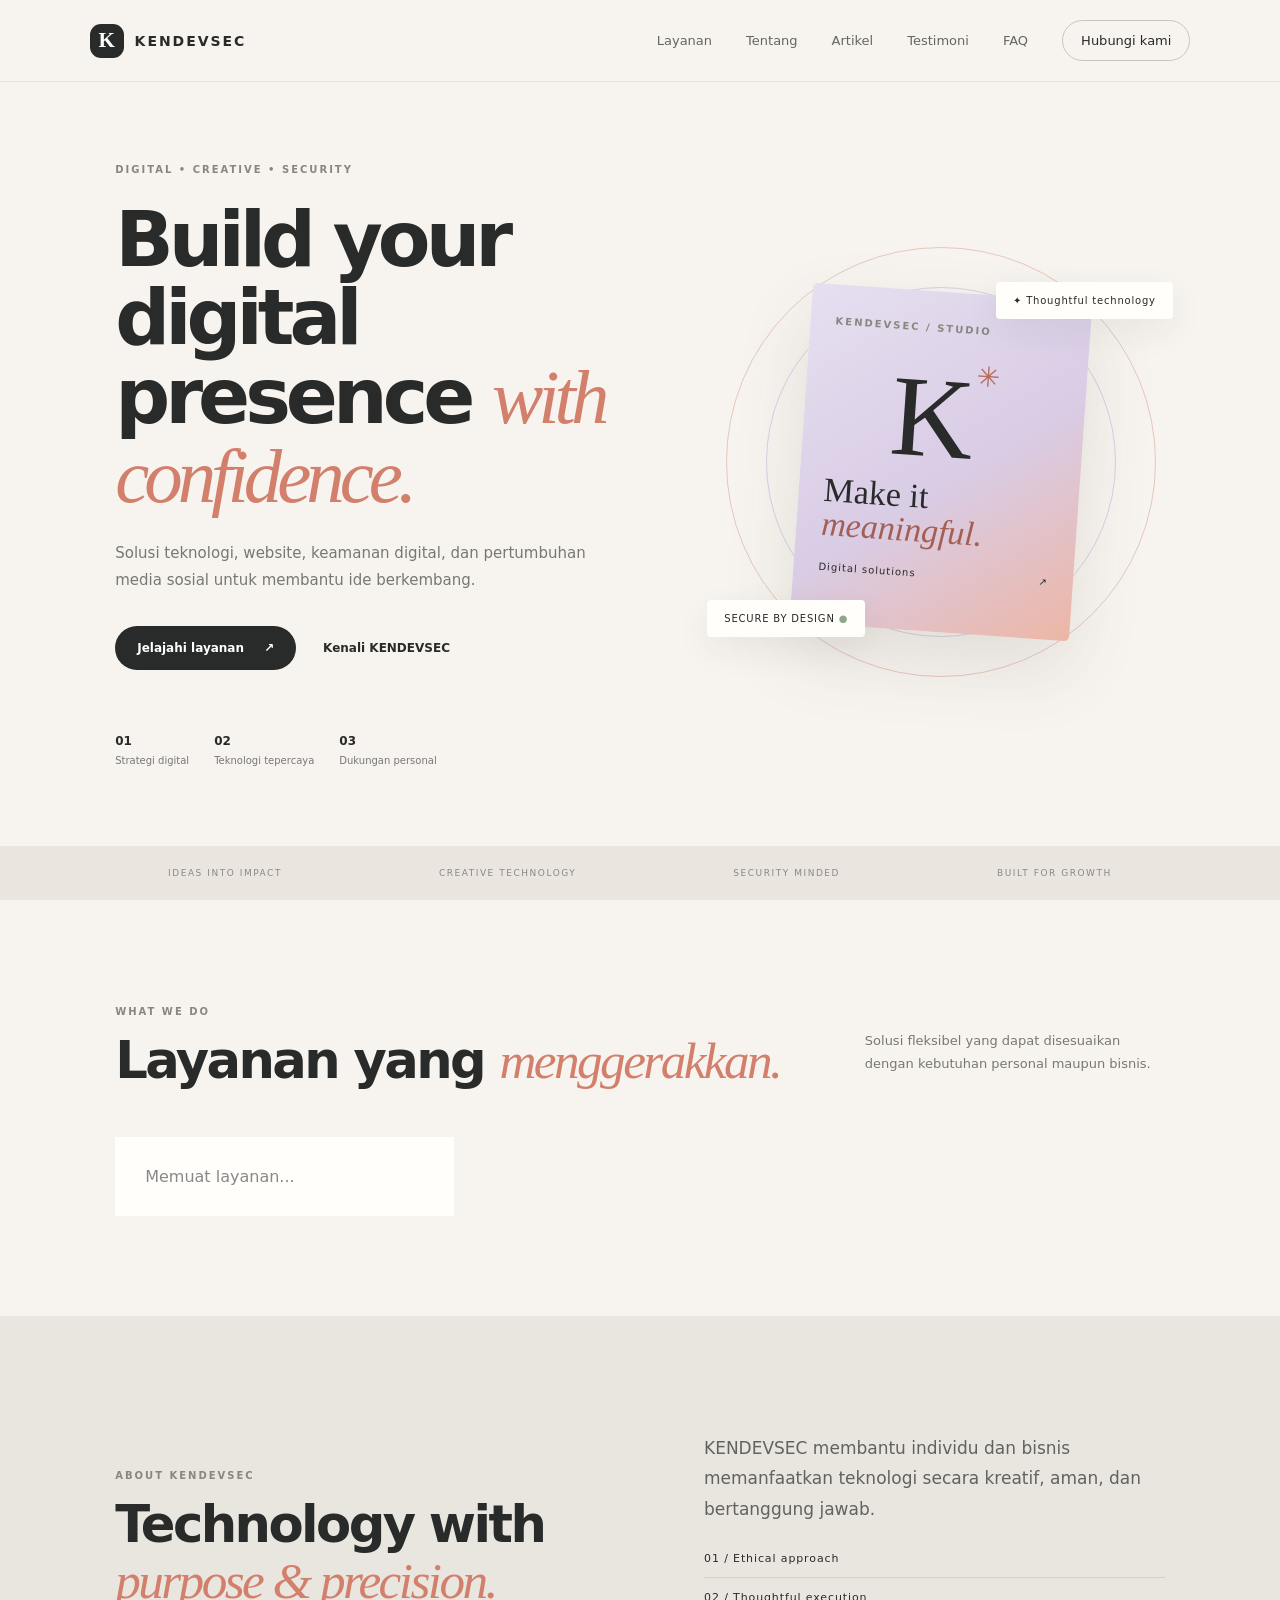
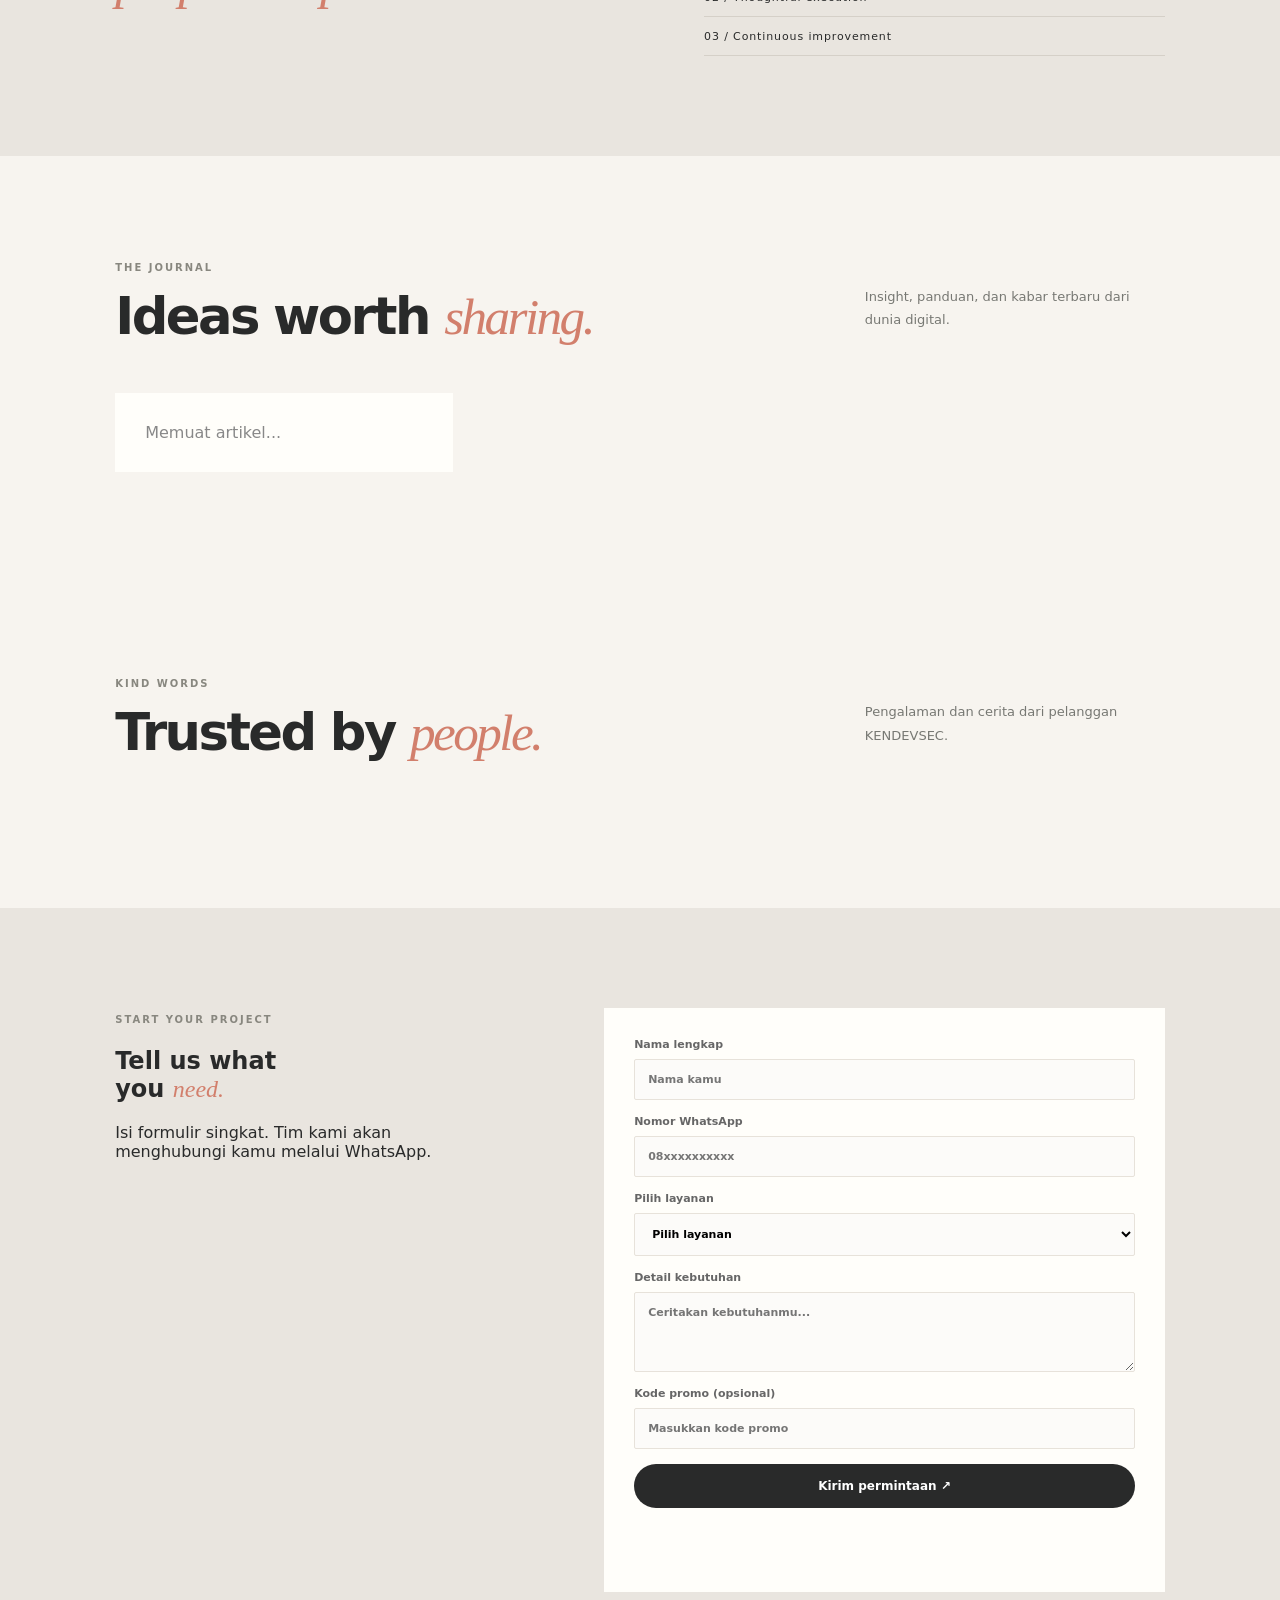
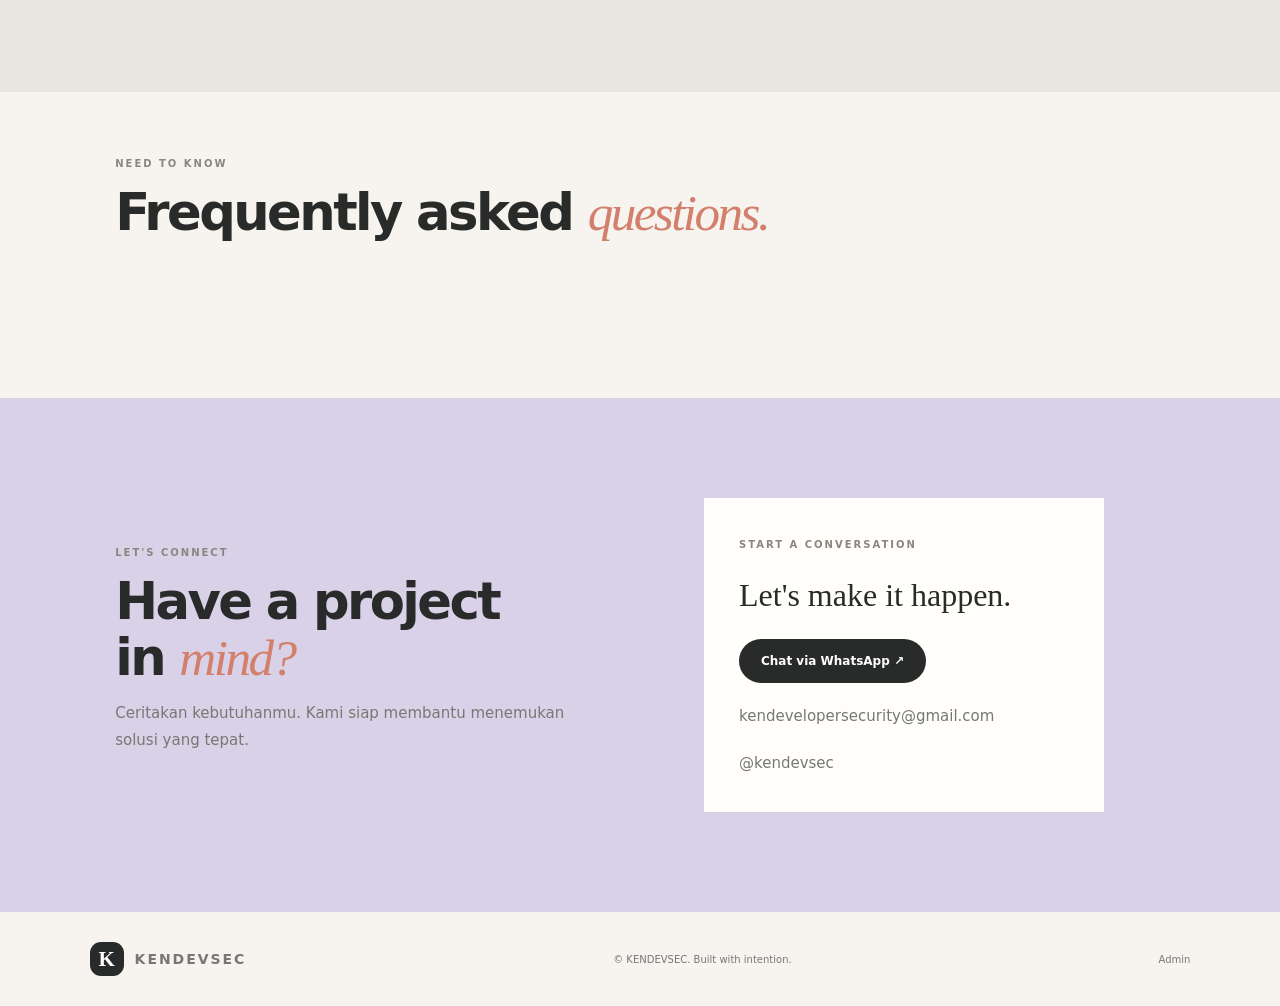
<file: index.html>
<!doctype html>
<html lang="id">
<head>
<meta charset="utf-8"><meta name="viewport" content="width=device-width,initial-scale=1">
<meta name="description" content="KENDEVSEC — layanan teknologi, website, keamanan digital, dan social growth.">
<meta name="theme-color" content="#f7f4ef"><title>KENDEVSEC — Digital Solutions</title>
<link rel="stylesheet" href="assets/style.css">
</head>
<body>
<div id="maintenance" class="maintenance hidden">Website sedang dalam pemeliharaan. Silakan kembali beberapa saat lagi.</div>
<header class="site-header"><a class="brand" href="#home"><span class="brand-mark">K</span><span id="brandName">KENDEVSEC</span></a>
<button class="menu-toggle" id="menuToggle" aria-label="Buka menu">☰</button>
<nav id="nav"><a href="#services">Layanan</a><a href="#about">Tentang</a><a href="#articles">Artikel</a><a href="#testimonials">Testimoni</a><a href="#faq">FAQ</a><a class="nav-cta" href="#contact">Hubungi kami</a></nav></header>
<div id="announcement" class="announcement hidden"></div><main>
<section class="hero section" id="home"><div class="hero-copy"><span class="eyebrow">DIGITAL • CREATIVE • SECURITY</span><h1 id="heroTitle">Build your digital presence <em>with confidence.</em></h1><p id="heroText">Solusi teknologi, website, keamanan digital, dan pertumbuhan media sosial untuk membantu ide berkembang.</p><div class="hero-actions"><a class="button primary" href="#services">Jelajahi layanan <span>↗</span></a><a class="text-link" href="#about">Kenali KENDEVSEC</a></div><div class="hero-meta"><span><b>01</b> Strategi digital</span><span><b>02</b> Teknologi tepercaya</span><span><b>03</b> Dukungan personal</span></div></div><div class="hero-art"><div class="art-orbit orbit-one"></div><div class="art-orbit orbit-two"></div><div class="art-card card-main"><span class="tiny-label">KENDEVSEC / STUDIO</span><div class="art-symbol">K<span>✳</span></div><h3>Make it<br><i>meaningful.</i></h3><div class="art-bottom"><span>Digital solutions</span><span>↗</span></div></div><div class="floating-note note-top">✦ Thoughtful technology</div><div class="floating-note note-bottom">SECURE BY DESIGN <b>●</b></div></div></section>
<section class="trust-strip"><span>IDEAS INTO IMPACT</span><span>CREATIVE TECHNOLOGY</span><span>SECURITY MINDED</span><span>BUILT FOR GROWTH</span></section>
<section class="section" id="services"><div class="section-heading"><div><span class="eyebrow">WHAT WE DO</span><h2>Layanan yang <em>menggerakkan.</em></h2></div><p>Solusi fleksibel yang dapat disesuaikan dengan kebutuhan personal maupun bisnis.</p></div><div id="serviceGrid" class="service-grid"><div class="empty-state">Memuat layanan...</div></div></section>
<section class="about-section" id="about"><div class="section about-grid"><div><span class="eyebrow">ABOUT KENDEVSEC</span><h2>Technology with<br><em>purpose & precision.</em></h2></div><div><p id="aboutText">KENDEVSEC membantu individu dan bisnis memanfaatkan teknologi secara kreatif, aman, dan bertanggung jawab.</p><div class="values"><span>01 / Ethical approach</span><span>02 / Thoughtful execution</span><span>03 / Continuous improvement</span></div></div></div></section>
<section class="section" id="articles"><div class="section-heading"><div><span class="eyebrow">THE JOURNAL</span><h2>Ideas worth <em>sharing.</em></h2></div><p>Insight, panduan, dan kabar terbaru dari dunia digital.</p></div><div id="articleGrid" class="article-grid"><div class="empty-state">Memuat artikel...</div></div></section>
<div id="customSections"></div>
<section class="section" id="testimonials"><div class="section-heading"><div><span class="eyebrow">KIND WORDS</span><h2>Trusted by <em>people.</em></h2></div><p>Pengalaman dan cerita dari pelanggan KENDEVSEC.</p></div><div id="testimonialGrid" class="testimonial-grid"></div></section>
<section class="order-section" id="order"><div class="section order-inner"><div><span class="eyebrow">START YOUR PROJECT</span><h2>Tell us what<br>you <em>need.</em></h2><p>Isi formulir singkat. Tim kami akan menghubungi kamu melalui WhatsApp.</p></div><form id="orderForm" class="order-form"><label>Nama lengkap<input name="customer" required maxlength="100" placeholder="Nama kamu"></label><label>Nomor WhatsApp<input name="phone" required maxlength="24" placeholder="08xxxxxxxxxx"></label><label>Pilih layanan<select name="service" id="orderService" required><option value="">Pilih layanan</option></select></label><label>Detail kebutuhan<textarea name="message" rows="4" maxlength="1500" placeholder="Ceritakan kebutuhanmu..."></textarea></label><label>Kode promo (opsional)<input name="coupon" maxlength="40" placeholder="Masukkan kode promo"></label><button class="button primary" type="submit">Kirim permintaan ↗</button><p id="orderFeedback" class="form-feedback"></p></form></div></section>
<section class="section faq-section" id="faq"><div class="section-heading"><div><span class="eyebrow">NEED TO KNOW</span><h2>Frequently asked <em>questions.</em></h2></div></div><div id="faqList" class="faq-list"></div></section>
<section class="contact-section" id="contact"><div class="section contact-inner"><div><span class="eyebrow">LET'S CONNECT</span><h2>Have a project<br>in <em>mind?</em></h2><p>Ceritakan kebutuhanmu. Kami siap membantu menemukan solusi yang tepat.</p></div><div class="contact-card"><span class="tiny-label">START A CONVERSATION</span><h3 id="contactTitle">Let's make it happen.</h3><a class="button dark" id="whatsappLink" href="https://wa.me/62895636069948">Chat via WhatsApp ↗</a><p id="contactEmail">kendevelopersecurity@gmail.com</p><p id="contactInstagram">@kendevsec</p></div></div></section>
</main>
<footer><a class="brand" href="#home"><span class="brand-mark">K</span> KENDEVSEC</a><span>© <span id="year"></span> KENDEVSEC. Built with intention.</span><a href="admin.html">Admin</a></footer>
<script type="module" src="assets/app.js"></script></body></html>
</file>
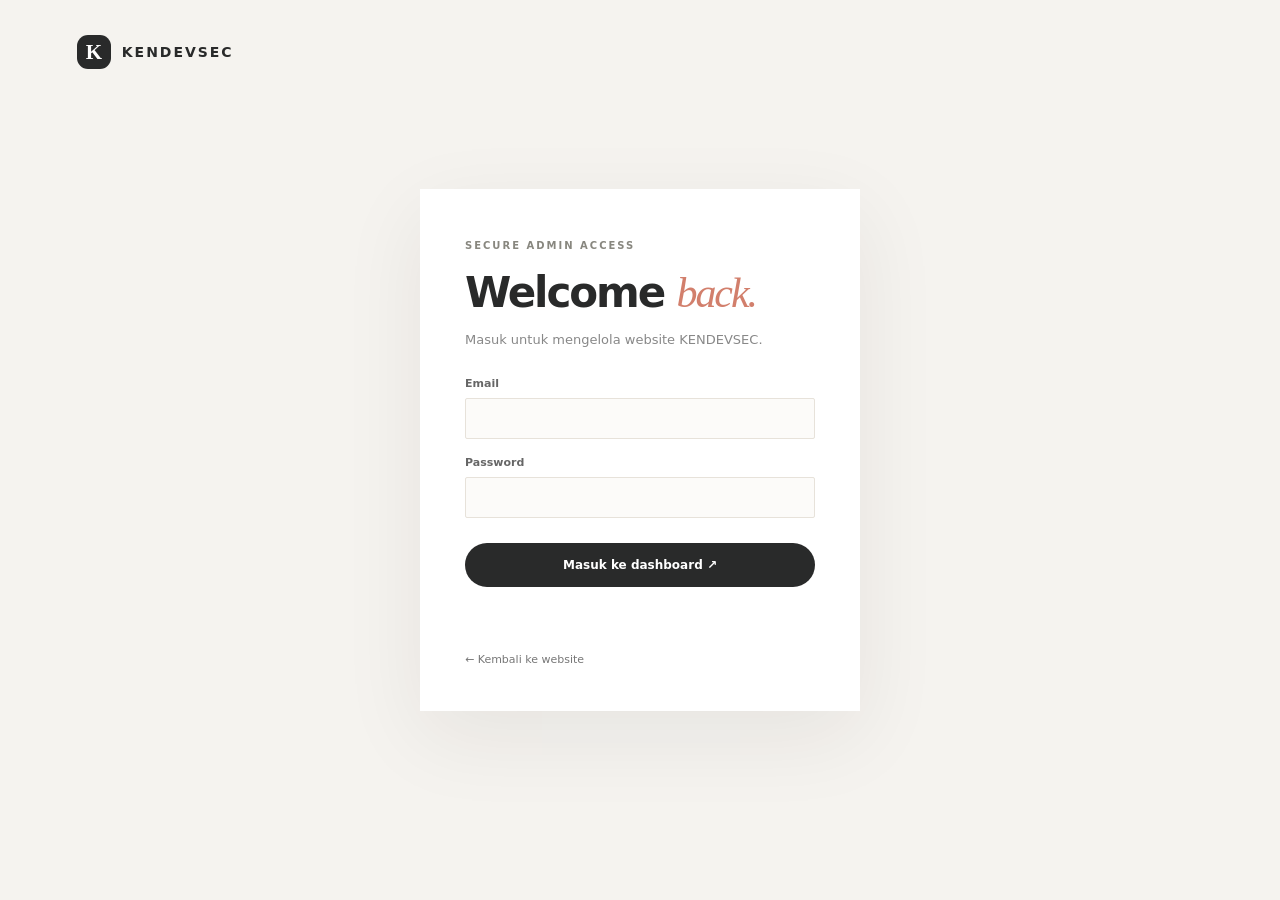
<file: admin.html>
<!doctype html><html lang="id"><head><meta charset="utf-8"><meta name="viewport" content="width=device-width,initial-scale=1"><title>KENDEVSEC Admin</title><link rel="stylesheet" href="assets/style.css"></head><body class="admin-body">
<div id="loginView" class="login-wrap"><a class="brand" href="index.html"><span class="brand-mark">K</span> KENDEVSEC</a><div class="login-card"><span class="eyebrow">SECURE ADMIN ACCESS</span><h1>Welcome <em>back.</em></h1><p>Masuk untuk mengelola website KENDEVSEC.</p><form id="loginForm"><label>Email<input id="email" type="email" autocomplete="username" required></label><label>Password<input id="password" type="password" autocomplete="current-password" required></label><button class="button primary full" type="submit">Masuk ke dashboard ↗</button><p id="loginError" class="error"></p></form><a class="back-link" href="index.html">← Kembali ke website</a></div></div>
<div id="adminView" class="admin-shell hidden"><aside class="sidebar"><a class="brand" href="index.html"><span class="brand-mark">K</span> KENDEVSEC</a><span class="side-label">WORKSPACE</span><button class="side-link active" data-page="overview">▦ Overview</button><button class="side-link" data-page="services">◇ Layanan</button><button class="side-link" data-page="categories">▥ Kategori</button><button class="side-link" data-page="articles">▤ Artikel</button><button class="side-link" data-page="faqs">? FAQ</button><button class="side-link" data-page="testimonials">☆ Testimoni</button><button class="side-link" data-page="coupons">％ Kode promo</button><button class="side-link" data-page="orders">↗ Pesanan</button><button class="side-link" data-page="messages">✉ Pesan masuk</button><button class="side-link" data-page="sections">▧ Bagian halaman</button><button class="side-link" data-page="settings">⚙ Pengaturan & SEO</button><button class="side-link" data-page="auditLogs">◷ Log aktivitas</button><div class="sidebar-bottom"><span id="adminEmail"></span><button id="logoutBtn" class="side-link">↪ Keluar</button></div></aside>
<main class="admin-main"><header class="admin-top"><div><span class="eyebrow">KENDEVSEC / CONTROL CENTER</span><h1 id="pageTitle">Overview</h1></div><a class="button light" href="index.html" target="_blank">Lihat website ↗</a></header><div id="adminContent"></div></main></div>
<div id="toast" class="toast"></div><script type="module" src="assets/admin.js"></script></body></html>
</file>
<file: assets/style.css>
:root{--ink:#292a2a;--muted:#777873;--paper:#f7f4ef;--white:#fffefa;--coral:#e98e79;--lav:#dcd6ed;--sage:#cbd8c7;--line:#e7e2da;--dark:#303231}*{box-sizing:border-box}html{scroll-behavior:smooth}body{margin:0;background:var(--paper);color:var(--ink);font-family:Inter,ui-sans-serif,system-ui,-apple-system,sans-serif}a{color:inherit;text-decoration:none}button,input,textarea,select{font:inherit}.site-header{height:82px;padding:0 7vw;display:flex;align-items:center;justify-content:space-between;border-bottom:1px solid var(--line);background:#f7f4efed;position:sticky;top:0;z-index:10;backdrop-filter:blur(14px)}.brand{display:flex;align-items:center;gap:11px;font-size:14px;font-weight:850;letter-spacing:.14em}.brand-mark{display:grid;place-items:center;width:34px;height:34px;border-radius:11px;background:var(--ink);color:white;font-family:Georgia;font-size:21px;letter-spacing:0}nav{display:flex;align-items:center;gap:34px;font-size:13px;color:#656660}nav a:hover,.text-link:hover{color:#d47d69}.nav-cta{border:1px solid #c9c4bb;padding:12px 18px;border-radius:30px;color:var(--ink)}.menu-toggle{display:none;background:none;border:0;font-size:24px}.section{padding:100px 9vw}.hero{min-height:650px;display:grid;grid-template-columns:1.08fr .92fr;align-items:center;gap:6vw;padding-top:76px;padding-bottom:80px}.eyebrow,.tiny-label{font-size:10px;letter-spacing:.2em;font-weight:800;color:#88877f}.hero h1{font-size:clamp(44px,6vw,78px);line-height:1.02;letter-spacing:-.065em;font-weight:650;margin:24px 0}.hero h1 em,h2 em,.login-card h1 em{font-family:Georgia,serif;font-weight:400;color:#d27f6c}.hero-copy>p,.section-heading>p,.contact-inner>div>p{max-width:480px;color:var(--muted);line-height:1.8;font-size:15px}.hero-actions{display:flex;align-items:center;gap:27px;margin-top:32px}.button{display:inline-flex;align-items:center;justify-content:center;gap:20px;padding:15px 22px;border-radius:30px;font-weight:700;font-size:12px;border:0;cursor:pointer;transition:.2s}.button:hover{transform:translateY(-2px)}.primary{background:var(--ink);color:white}.text-link{font-size:12px;font-weight:700}.hero-meta{display:flex;gap:25px;margin-top:64px;color:#777;font-size:10px}.hero-meta b{display:block;color:var(--ink);font-size:12px;margin-bottom:7px}.hero-art{height:460px;position:relative;display:grid;place-items:center}.art-orbit{position:absolute;border:1px solid #e6c8bb;border-radius:50%;width:430px;height:430px}.orbit-two{width:350px;height:350px;border-color:#d8d0e6}.card-main{width:280px;height:340px;background:linear-gradient(145deg,#e6dff0,#d9cce5 55%,#edb6a6);border-radius:5px;padding:25px;box-shadow:0 30px 70px #4d3c3420;transform:rotate(4deg);position:relative}.art-symbol{font-family:Georgia;font-size:115px;text-align:center;margin:25px 0 5px;line-height:1}.art-symbol span{font-size:28px;vertical-align:top;color:#b76d5e}.card-main h3{font:34px/1 Georgia;margin:0 0 20px}.card-main h3 i{color:#a45f54}.art-bottom{display:flex;justify-content:space-between;font-size:10px;letter-spacing:.1em}.floating-note{position:absolute;background:var(--white);padding:13px 17px;border-radius:4px;box-shadow:0 12px 35px #3331;font-size:10px;letter-spacing:.08em}.note-top{top:50px;right:-8px}.note-bottom{bottom:55px;left:-10px}.note-bottom b{color:#8da68c}.trust-strip{display:flex;justify-content:space-around;padding:22px 7vw;background:#eae6df;color:#888;font-size:9px;letter-spacing:.17em}.section-heading{display:flex;align-items:end;justify-content:space-between;margin-bottom:48px;gap:30px}.section-heading h2,.about-grid h2,.contact-inner h2{font-size:clamp(34px,4vw,52px);line-height:1.08;letter-spacing:-.05em;margin:14px 0 0}.section-heading>p{max-width:300px;font-size:13px}.service-grid{display:grid;grid-template-columns:repeat(3,1fr);gap:16px}.service-card{background:var(--white);padding:28px;min-height:230px;border:1px solid var(--line);transition:.25s}.service-card:hover{transform:translateY(-5px);box-shadow:0 20px 40px #3330000c}.service-icon{width:42px;height:42px;border-radius:50%;display:grid;place-items:center;background:#eee8f3;font-size:19px}.service-card:nth-child(3n+2) .service-icon{background:#f7e5de}.service-card:nth-child(3n) .service-icon{background:#e5ece2}.service-card h3{font-size:18px;margin:23px 0 9px}.service-card p,.article-card p{color:var(--muted);font-size:12px;line-height:1.7}.service-card a{font-size:11px;font-weight:800;display:inline-block;margin-top:10px}.about-section{background:#e9e5df}.about-grid{display:grid;grid-template-columns:1fr 1fr;gap:10vw;align-items:center}.about-grid p{font-size:17px;line-height:1.8;color:#62635e}.values{display:grid;gap:13px;margin-top:28px;font-size:11px;letter-spacing:.08em}.values span{padding-bottom:12px;border-bottom:1px solid #d5d0c8}.article-grid{display:grid;grid-template-columns:repeat(3,1fr);gap:18px}.article-card{background:var(--white);padding:27px;border:1px solid var(--line)}.article-card .date{font-size:10px;color:#a17b70;letter-spacing:.12em}.article-card h3{font-size:19px;line-height:1.3}.article-card a{font-size:11px;font-weight:800}.faq-section{padding-top:60px;padding-bottom:110px}.faq-list{max-width:800px;margin-left:auto}.faq-item{border-bottom:1px solid var(--line);padding:21px 0}.faq-item summary{font-weight:700;font-size:14px;cursor:pointer}.faq-item p{font-size:13px;color:var(--muted);line-height:1.7}.contact-section{background:#d9d1e7}.contact-inner{display:grid;grid-template-columns:1fr 1fr;gap:10vw;align-items:center}.contact-card{background:var(--white);padding:35px;max-width:400px}.contact-card h3{font:32px Georgia;margin:25px 0}.dark{background:var(--ink);color:white}.contact-card p{font-size:12px;color:#777;margin:20px 0 0}footer{padding:30px 7vw;display:flex;align-items:center;justify-content:space-between;font-size:10px;color:#777}.empty-state{padding:30px;color:#888;background:#fffefa}.maintenance{padding:20px;text-align:center;background:#292a2a;color:white}.hidden{display:none!important}
/* Admin */.admin-body{background:#f5f3ef;min-height:100vh}.login-wrap{min-height:100vh;display:grid;place-items:center;padding:30px}.login-wrap>.brand{position:absolute;top:35px;left:6vw}.login-card{background:white;padding:45px;width:min(440px,100%);box-shadow:0 25px 80px #24221d12}.login-card h1{font-size:42px;letter-spacing:-.05em;margin:15px 0}.login-card>p{color:#888;font-size:13px;margin-bottom:30px}.login-card form,.editor-form{display:grid;gap:17px}.login-card label,.editor-form label{display:grid;gap:8px;font-size:11px;font-weight:700;color:#666}.login-card input,.editor-form input,.editor-form textarea,.editor-form select{width:100%;padding:13px;border:1px solid var(--line);background:#fcfbf9;outline:none;border-radius:2px}.login-card input:focus,.editor-form input:focus,.editor-form textarea:focus{border-color:#c58b7b}.full{width:100%;margin-top:8px}.error{color:#bd5147;font-size:12px}.back-link{display:block;margin-top:25px;font-size:11px;color:#777}.admin-shell{display:grid;grid-template-columns:245px 1fr;min-height:100vh}.sidebar{background:#303231;color:#eee;padding:28px 18px;display:flex;flex-direction:column;gap:9px}.sidebar .brand{margin:0 8px 45px;font-size:11px}.sidebar .brand-mark{background:#e4a08c;color:#292a2a}.side-label{font-size:9px;letter-spacing:.2em;color:#8c918c;padding:0 12px 9px}.side-link{background:none;border:0;color:#c6c8c3;text-align:left;padding:13px 14px;border-radius:4px;font-size:12px;cursor:pointer}.side-link:hover,.side-link.active{background:#484b48;color:white}.sidebar-bottom{margin-top:auto;display:grid;gap:8px;padding-top:25px;border-top:1px solid #4a4d49;font-size:10px;color:#aaa}.admin-main{padding:38px 5vw;min-width:0}.admin-top{display:flex;justify-content:space-between;align-items:center;margin-bottom:35px}.admin-top h1{font-size:34px;letter-spacing:-.05em;margin:8px 0}.light{background:white;border:1px solid var(--line)}.stats-grid{display:grid;grid-template-columns:repeat(4,1fr);gap:14px;margin-bottom:25px}.stat-card,.panel{background:white;border:1px solid var(--line);padding:22px}.stat-card span{font-size:10px;color:#888}.stat-card strong{display:block;font-size:30px;margin-top:13px}.panel{margin-bottom:18px}.panel-head{display:flex;justify-content:space-between;align-items:center;margin-bottom:18px}.panel h3{font-size:15px;margin:0}.data-table{width:100%;border-collapse:collapse;font-size:12px}.data-table th,.data-table td{text-align:left;padding:14px 10px;border-bottom:1px solid #eee}.data-table th{color:#888;font-size:10px;text-transform:uppercase;letter-spacing:.1em}.table-actions{display:flex;gap:8px}.small-btn{border:1px solid var(--line);background:white;padding:7px 10px;font-size:10px;cursor:pointer}.small-btn.danger{color:#b84d42}.toolbar{display:flex;justify-content:space-between;align-items:center;margin-bottom:16px;gap:10px}.editor-form{max-width:720px}.editor-form textarea{min-height:100px;resize:vertical}.editor-actions{display:flex;gap:10px}.toast{position:fixed;right:25px;bottom:25px;background:#303231;color:white;padding:14px 20px;font-size:12px;opacity:0;transition:.2s;pointer-events:none}.toast.show{opacity:1}.badge-status{display:inline-block;padding:5px 8px;background:#e5eee2;color:#587153;font-size:10px}.muted{color:#888;font-size:12px}.inline-check{display:flex!important;align-items:center;gap:10px!important}.inline-check input{width:auto!important}@media(max-width:850px){.section{padding:75px 7vw}.hero{grid-template-columns:1fr;padding-top:65px}.hero-art{height:400px}.service-grid,.article-grid{grid-template-columns:repeat(2,1fr)}.admin-shell{grid-template-columns:1fr}.sidebar{position:static;display:grid;grid-template-columns:repeat(3,1fr);padding:15px}.sidebar .brand,.side-label,.sidebar-bottom{grid-column:1/-1;margin:0}.admin-main{padding:28px 5vw}.stats-grid{grid-template-columns:repeat(2,1fr)}}@media(max-width:600px){.site-header{height:68px;padding:0 6vw}.menu-toggle{display:block}nav{display:none;position:absolute;top:68px;left:0;right:0;background:var(--paper);padding:20px 7vw;flex-direction:column;align-items:flex-start;border-bottom:1px solid var(--line)}nav.open{display:flex}.hero{min-height:0}.hero-meta{gap:14px;flex-wrap:wrap}.hero-art{height:350px}.art-orbit{width:320px;height:320px}.orbit-two{width:260px;height:260px}.card-main{transform:scale(.85) rotate(4deg)}.note-top{right:0}.trust-strip{gap:18px;overflow:hidden;white-space:nowrap;font-size:8px}.section-heading,.about-grid,.contact-inner{display:block}.section-heading>p{margin-top:20px}.service-grid,.article-grid{grid-template-columns:1fr}.about-grid>div+div{margin-top:30px}.contact-card{margin-top:35px}footer{gap:15px;flex-wrap:wrap}.sidebar{grid-template-columns:repeat(2,1fr)}.stats-grid{grid-template-columns:repeat(2,1fr)}.admin-top{align-items:flex-start;gap:10px;flex-direction:column}.data-table{min-width:600px}.panel{overflow:auto}.login-wrap>.brand{left:25px}.login-card{padding:30px 23px}}
.announcement{padding:11px 6vw;text-align:center;background:#303231;color:white;font-size:12px;letter-spacing:.04em}
.testimonial-grid{display:grid;grid-template-columns:repeat(3,1fr);gap:16px}.testimonial-card{padding:27px;background:#fffefa;border:1px solid var(--line)}.testimonial-card .quote{font:26px Georgia;color:#d27f6c}.testimonial-card p{font-size:13px;line-height:1.8;color:#656660}.testimonial-card strong{font-size:12px}.testimonial-card small{display:block;color:#888;margin-top:5px}
.order-section{background:#e9e5df}.order-inner{display:grid;grid-template-columns:.8fr 1.2fr;gap:9vw;align-items:start}.order-form{background:#fffefa;padding:30px;display:grid;gap:15px}.order-form label{display:grid;gap:8px;font-size:11px;font-weight:700;color:#666}.order-form input,.order-form textarea,.order-form select{padding:13px;border:1px solid var(--line);background:#fcfbf9;outline:none;border-radius:2px;width:100%}.order-form input:focus,.order-form textarea:focus,.order-form select:focus{border-color:#c58b7b}.form-feedback{font-size:12px;color:#587153;min-height:15px}
@media(max-width:600px){.testimonial-grid{grid-template-columns:1fr}.order-inner{display:block}.order-form{margin-top:30px;padding:22px}}

/* PLUS ULTRA: media uploads and editable content blocks */
.media-thumb{width:100%;max-height:190px;object-fit:cover;border-radius:3px;margin:8px 0 2px;background:#eee}
.service-card .service-image,.article-card .article-image{width:100%;height:155px;object-fit:cover;margin:-27px -27px 20px;width:calc(100% + 54px);max-width:calc(100% + 54px)}
.testimonial-card .testimonial-image{width:58px;height:58px;border-radius:50%;object-fit:cover;margin-bottom:12px}
.custom-content-section{padding:75px 9vw;background:#eeebe5}.custom-content-section:nth-child(even){background:#e4dfeb}
.custom-content-inner{max-width:1150px;margin:auto;display:grid;grid-template-columns:1fr 1fr;gap:40px;align-items:center}
.custom-content-inner img{width:100%;max-height:360px;object-fit:cover}
.custom-content-inner h2{font-size:clamp(28px,4vw,46px);letter-spacing:-.05em}.custom-content-inner p{color:#686963;line-height:1.8;font-size:14px}
.upload-control{border:1px dashed #c9c2b8;padding:14px;background:#faf9f6}.upload-control input{border:0!important;padding:5px!important;background:transparent!important}
@media(max-width:600px){.custom-content-section{padding:55px 7vw}.custom-content-inner{grid-template-columns:1fr}.service-card .service-image,.article-card .article-image{height:180px}}
</file>
